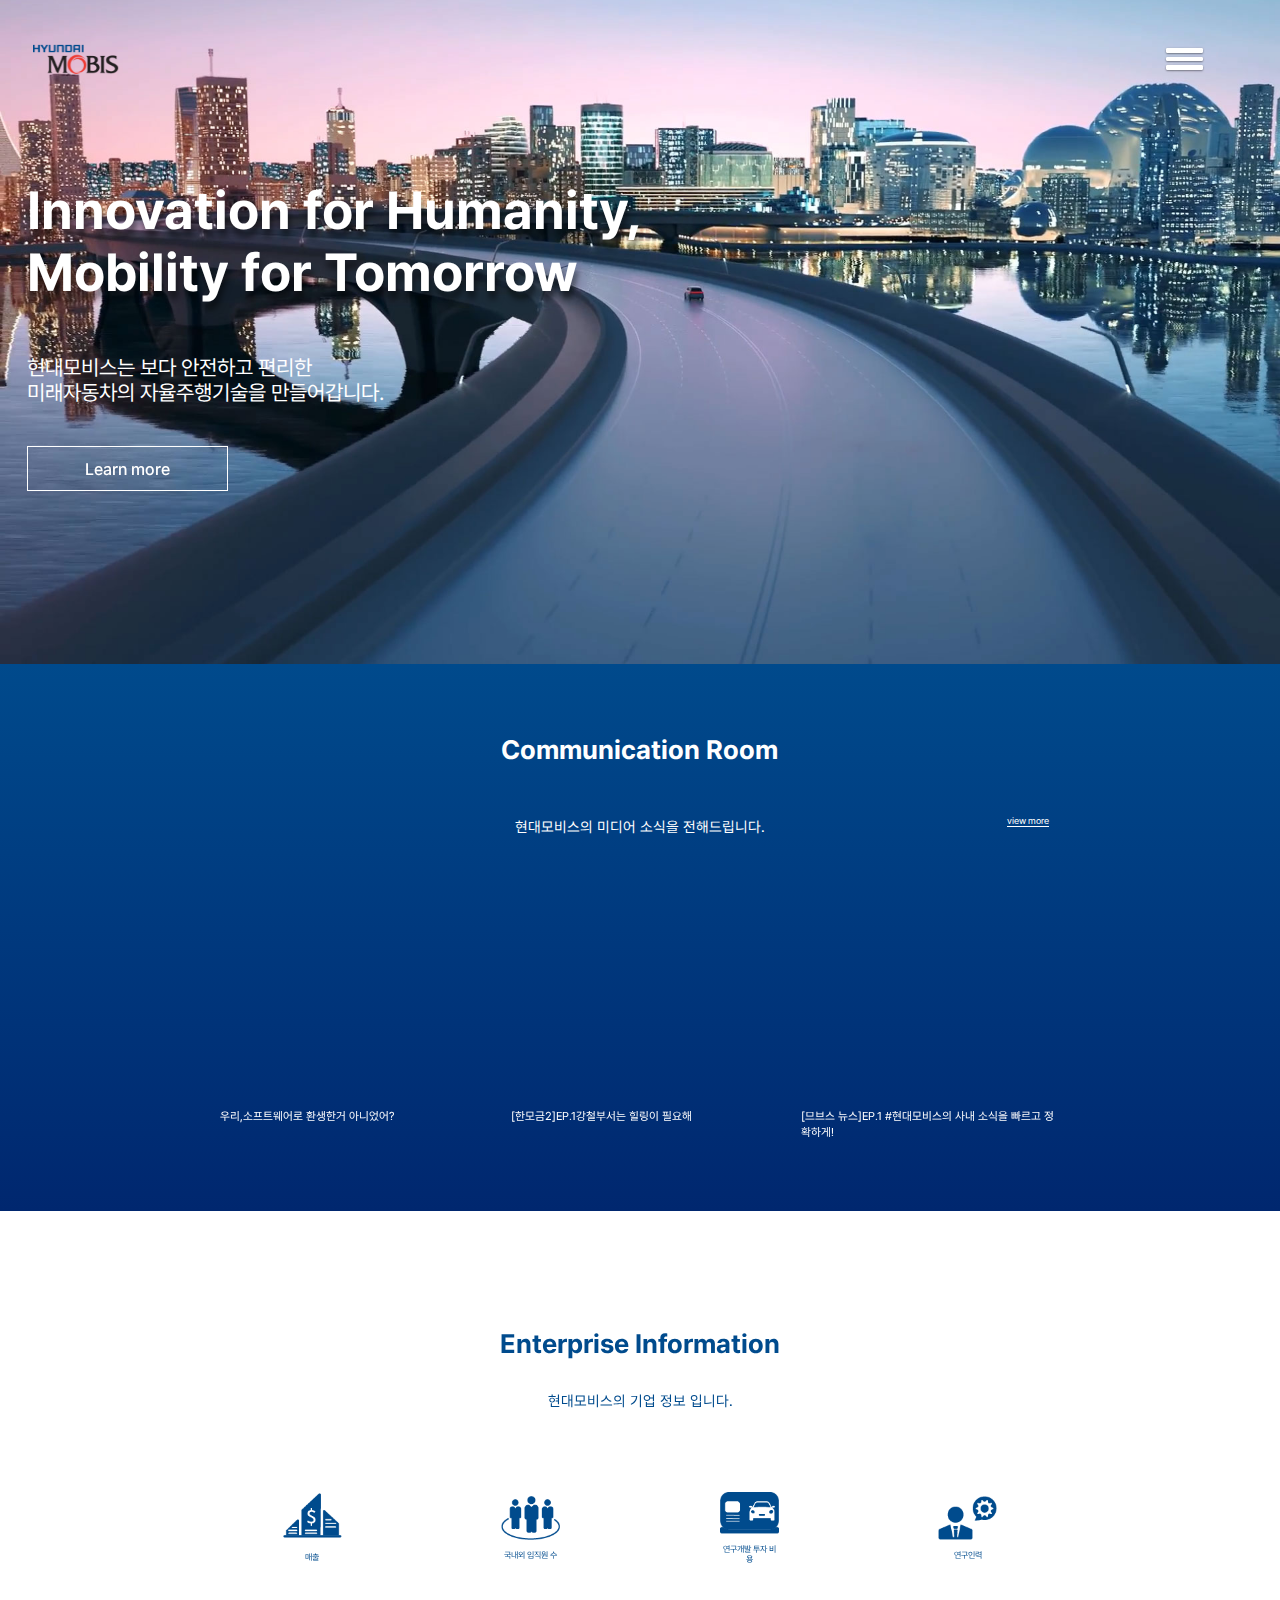
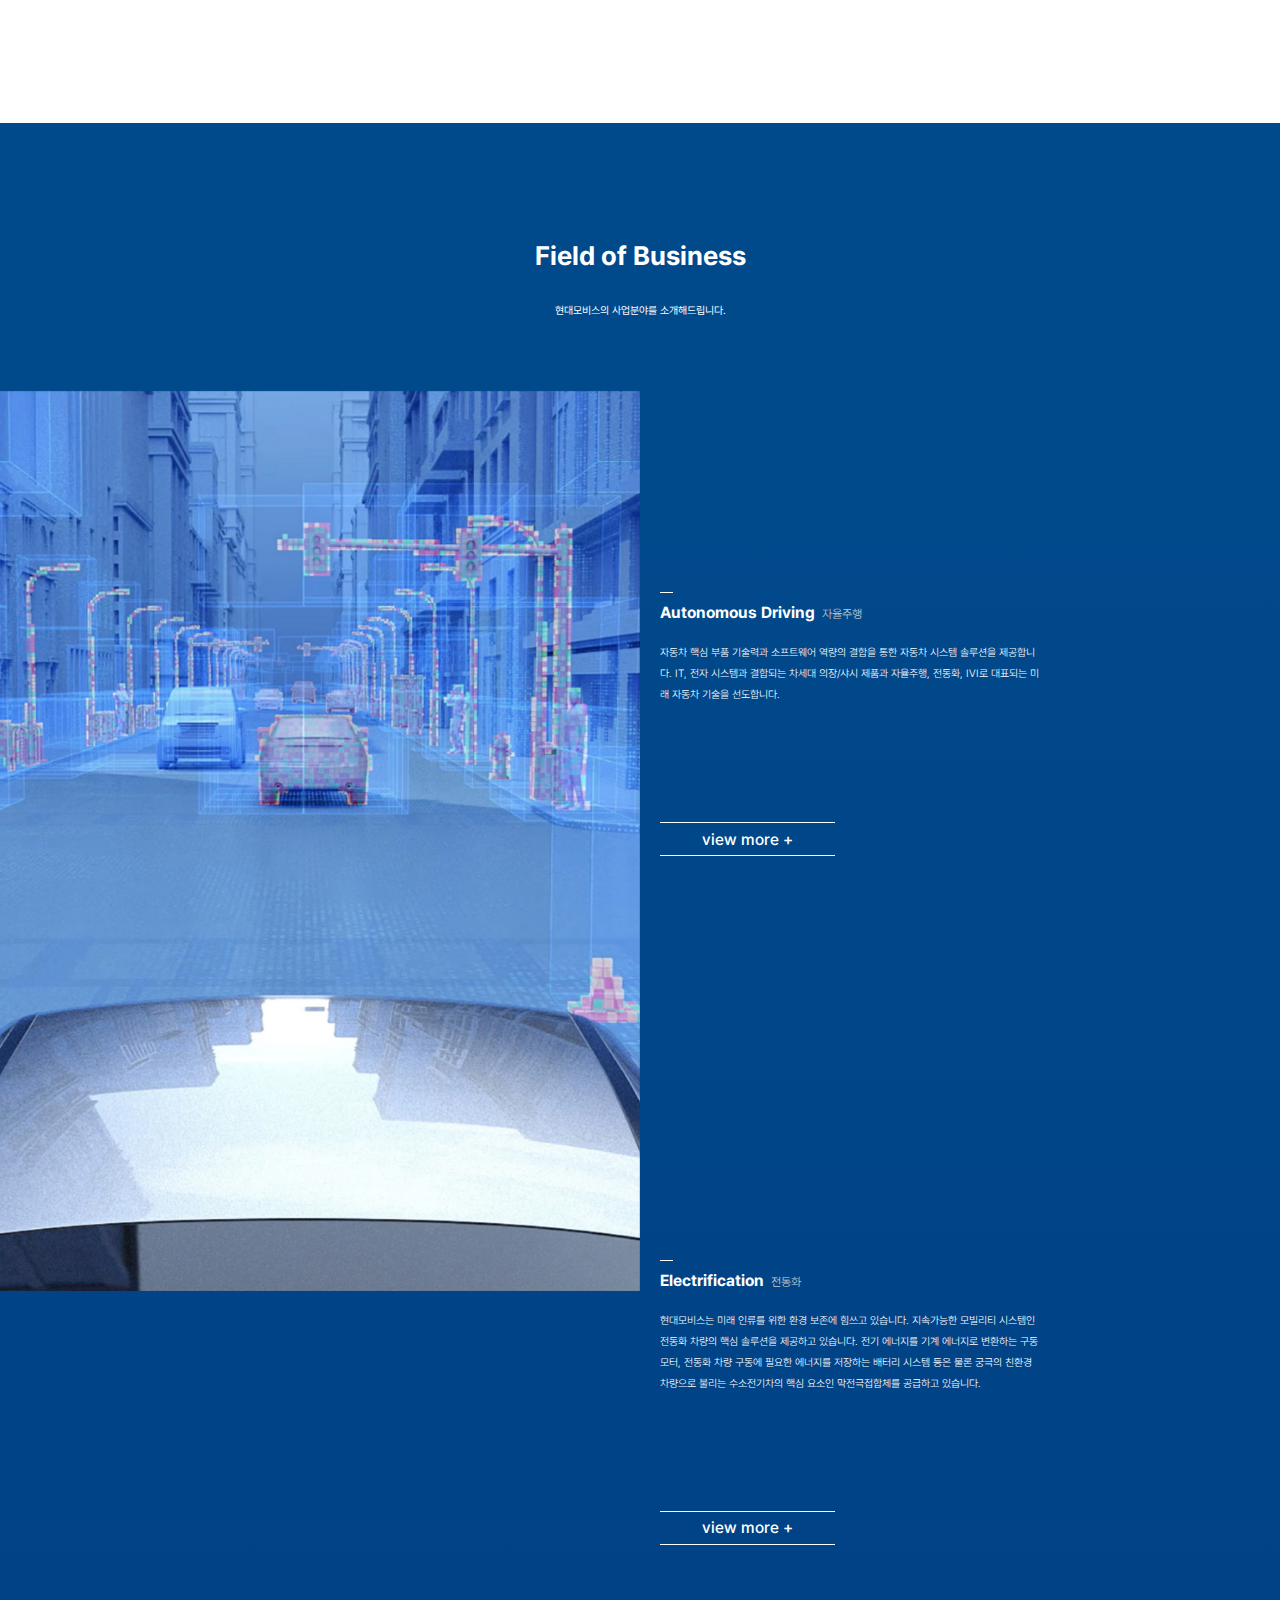
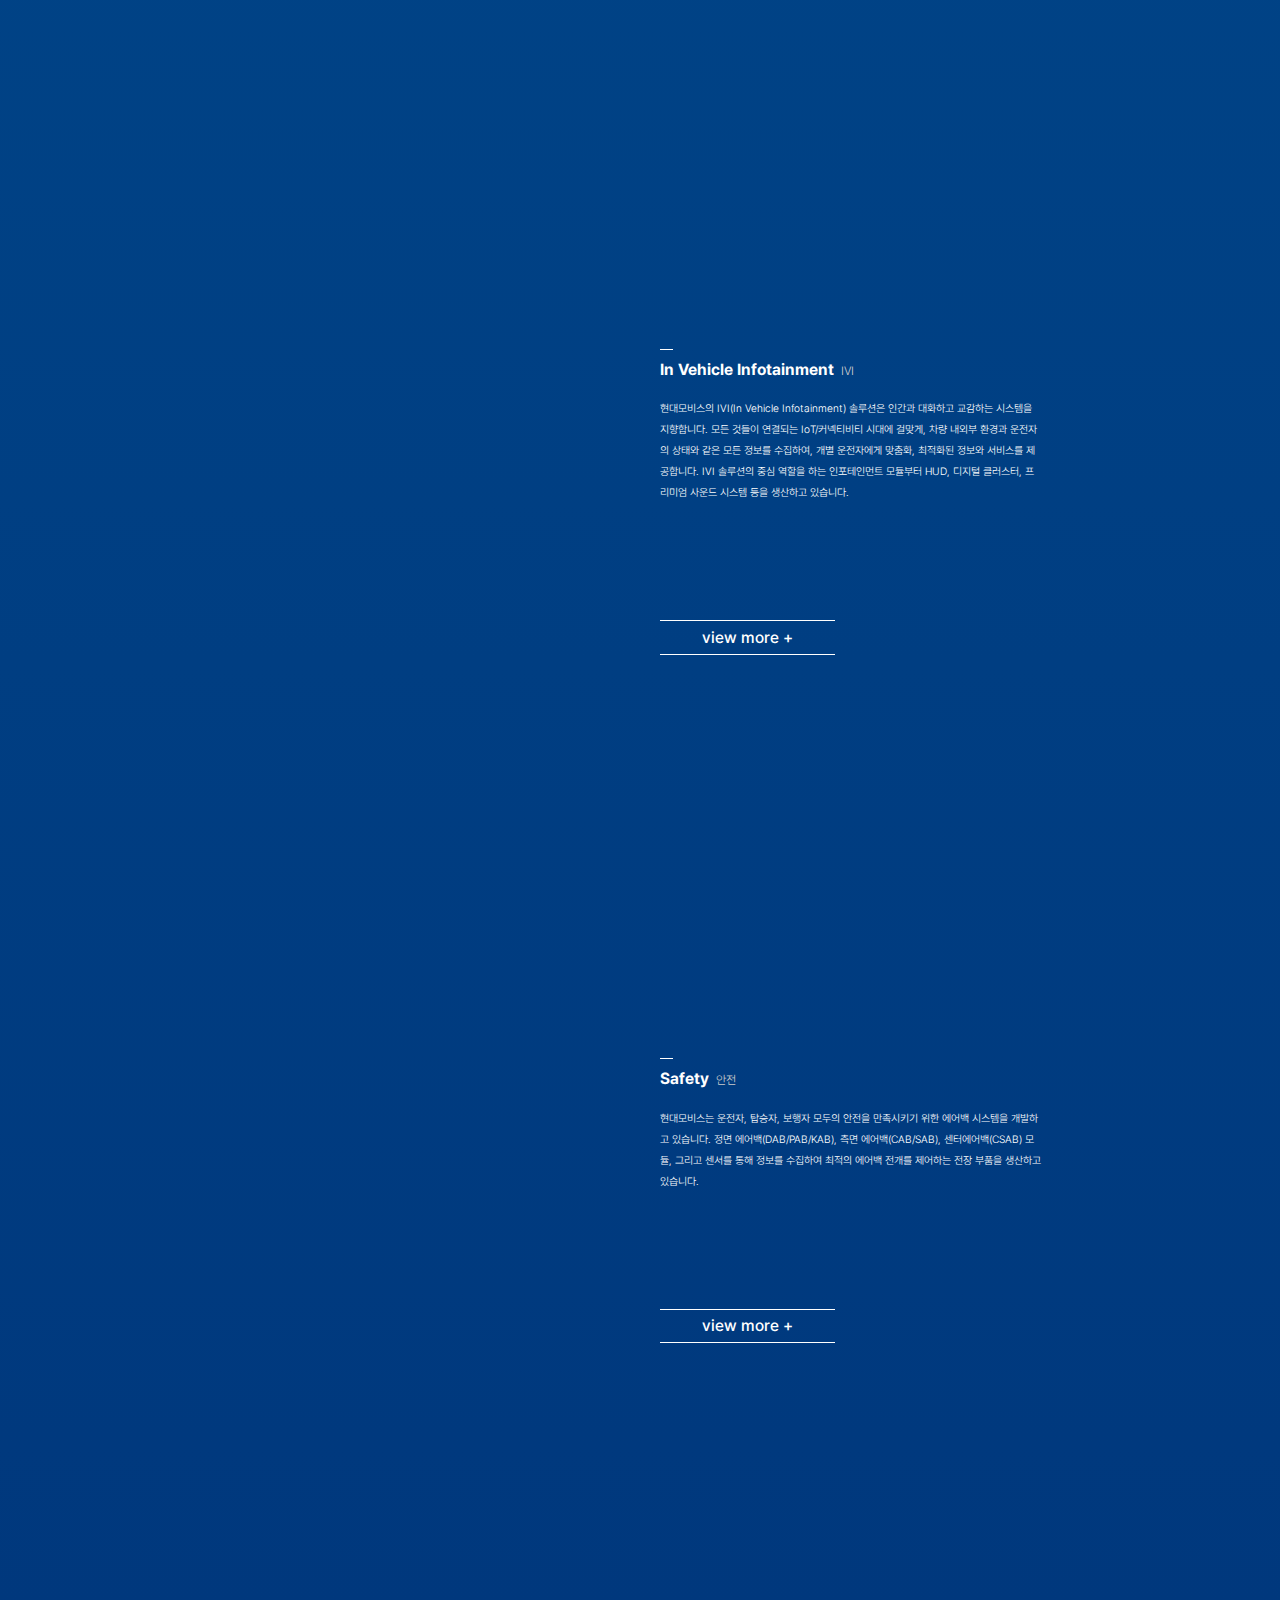
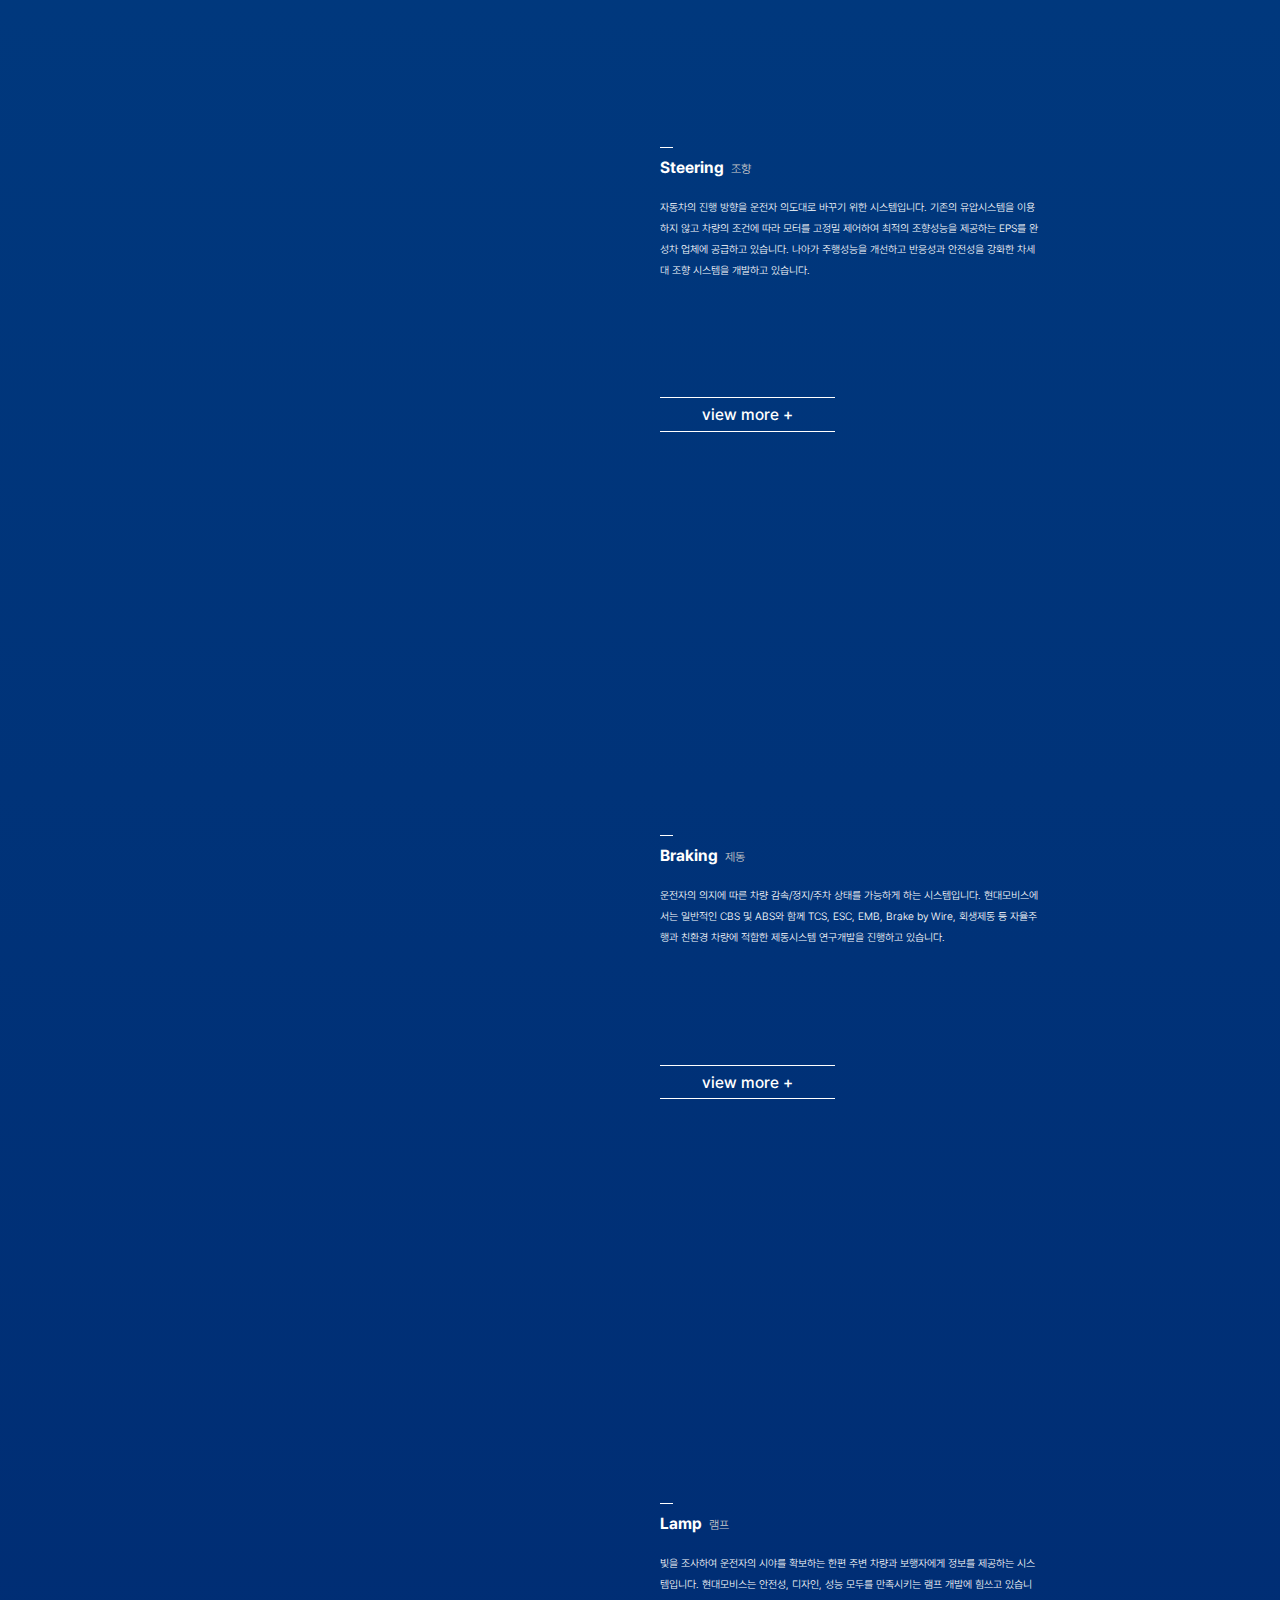
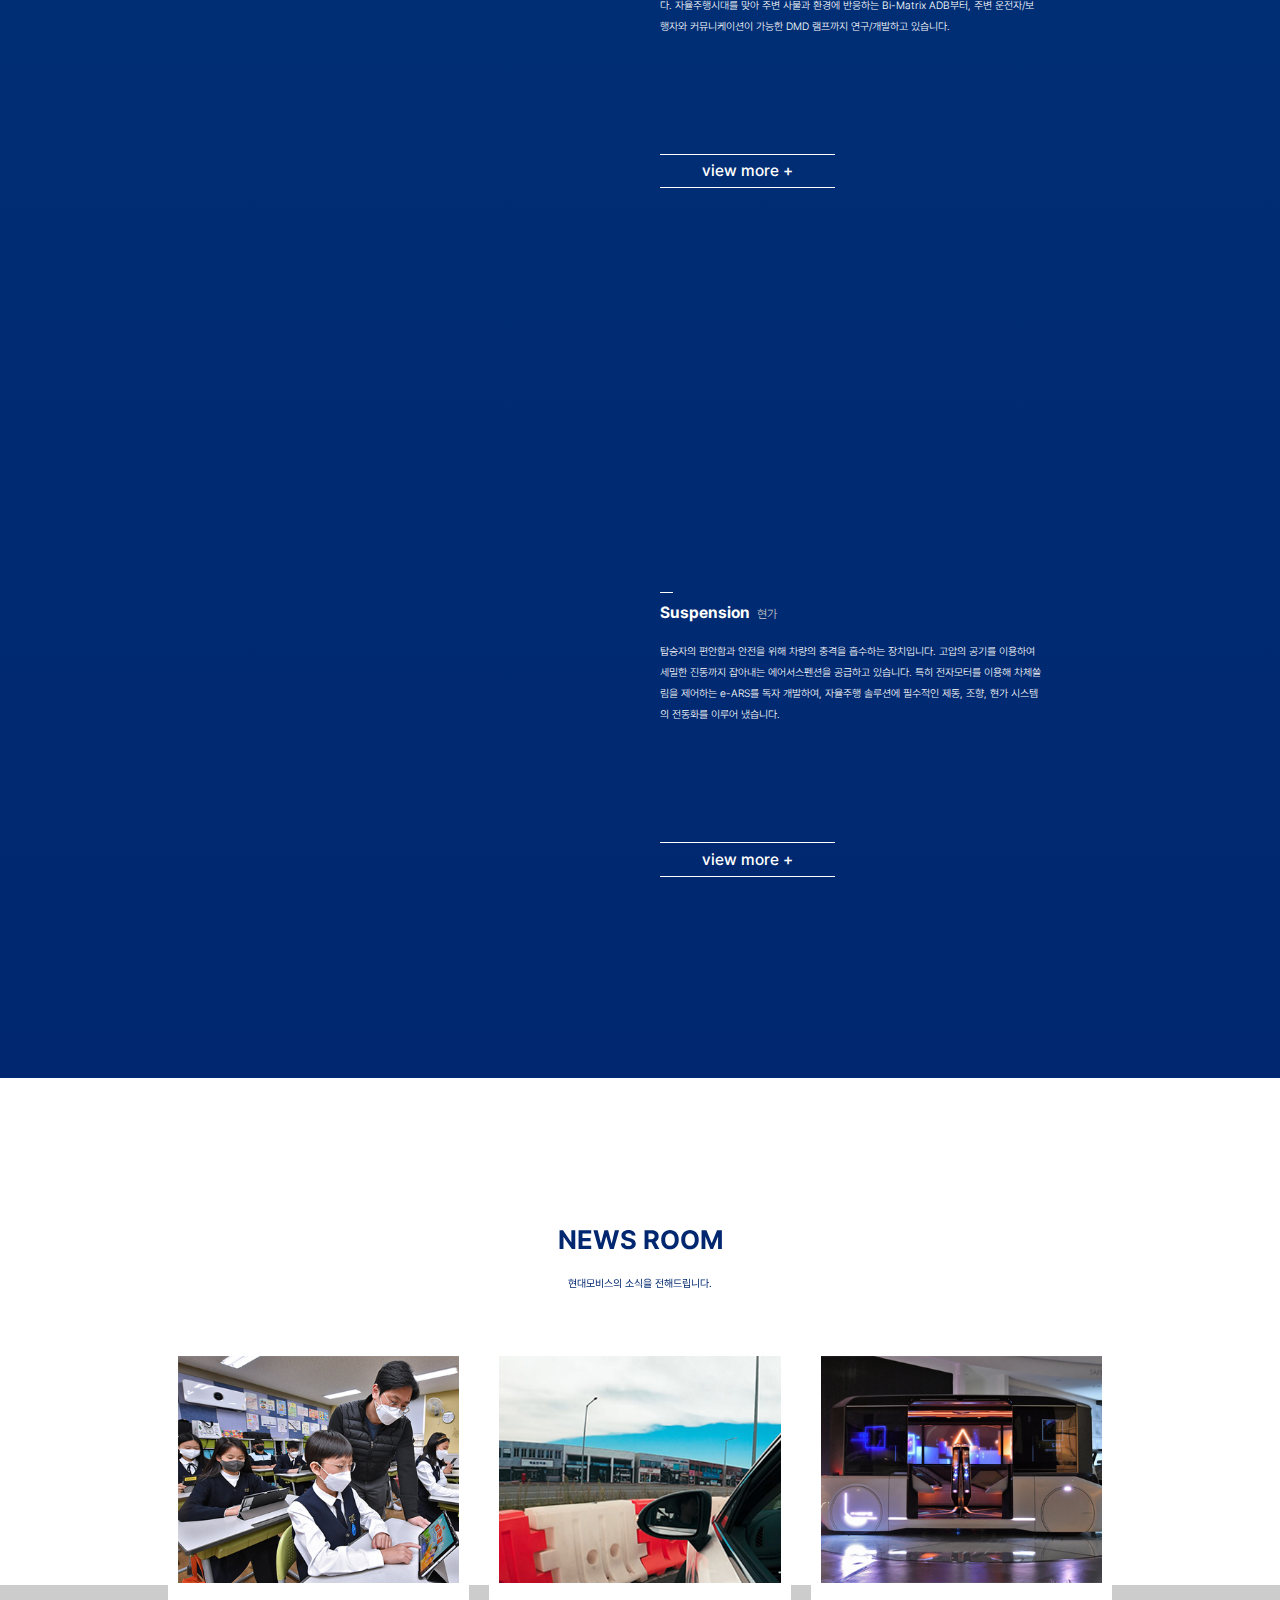
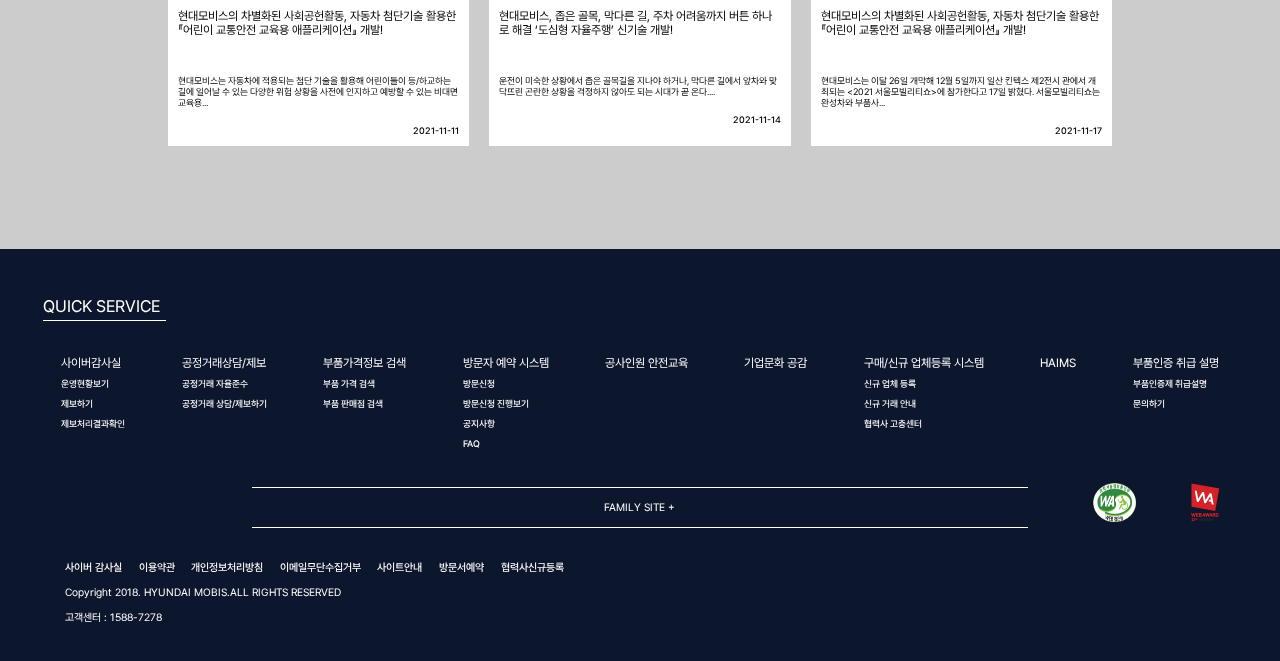
<file: index.html>
<!DOCTYPE html>
<html lang="ko">

<head>
    <meta charset="UTF-8">
    <meta http-equiv="X-UA-Compatible" content="IE=edge">
    <meta name="viewport" content="width=device-width, initial-scale=1.0">
    <link rel="stylesheet" href="css/style.css">
    <link rel="stylesheet" href="css/fonts.css">
    <script src="script/jquery-3.6.0.min.js"></script>
    <script src="script/main.js"></script>
    <title>HYUNDAI MOBIS</title>
</head>

<body>
    <div id="wrapper">
        <header>
            <div class="wrap">
                <h1>
                    <a href="#"><img src="images/h_logo.png" alt="MOBIS logo"></a>
                </h1>
                <div class="gnb_btn">
                    <div class="linebtn">
                        <div id="line-top" class="line"></div>
                        <div id="line-mid" class="line"></div>
                        <div id="line-bot" class="line"></div>
                    </div>
                </div>
                <nav>
                    <div class="nav_logo">
                        <img src="images/745564_20151122170842_582_0001.png" alt="nav_logo">
                    </div>
                    <div class="allmenu">
                        <div class="menuwrap">
                            <h2><a href="#">Company Information</a></h2>
                            <div class="border"></div>
                            <ul>
                                <li><a href="#">회사소개</a></li>
                                <li><a href="#">사업소개</a></li>
                                <li><a href="#">사업장소개</a></li>
                                <li><a href="#">스포츠단</a></li>
                            </ul>
                        </div>
                        <div class="menuwrap">
                            <h2><a href="#">Product</a></h2>
                            <div class="border"></div>
                            <ul>
                                <li><a href="#">자율주행</a></li>
                                <li><a href="#">전동화</a></li>
                                <li><a href="#">IVI</a></li>
                                <li><a href="#">제동</a></li>
                                <li><a href="#">조향</a></li>
                                <li><a href="#">램프</a></li>
                                <li><a href="#">안전</a></li>
                                <li><a href="#">현가</a></li>
                            </ul>
                        </div>
                        <div class="menuwrap">
                            <h2><a href="#">R&D</a></h2>
                            <div class="border"></div>
                            <ul>
                                <li><a href="#">R&D 개요</a></li>
                                <li><a href="#">추진전략</a></li>
                                <li><a href="#">글로벌 네트워크</a></li>
                            </ul>
                        </div>
                        <div class="menuwrap">
                            <h2><a href="#">Customer Service</a></h2>
                            <div class="border"></div>
                            <ul>
                                <li><a href="#">부품 정보 검색</a></li>
                                <li><a href="#">판매 지점 검색</a></li>
                                <li><a href="#">오픈소스 공개</a></li>
                                <li><a href="#">멀티제품 사용 안내</a></li>
                                <li><a href="#">문의하기</a></li>
                            </ul>
                        </div>
                        <div class="menuwrap">
                            <h2><a href="#">Media Center</a></h2>
                            <div class="border"></div>
                            <ul>
                                <li><a href="#">회사소개</a></li>
                                <li><a href="#">사업소개</a></li>
                                <li><a href="#">사업장소개</a></li>
                                <li><a href="#">스포츠단</a></li>
                            </ul>
                        </div>
                        <div class="menuwrap">
                            <h2><a href="#">Sustainability Management</a></h2>
                            <div class="border"></div>
                            <ul>
                                <li><a href="#">사회공헌</a></li>
                                <li><a href="#">안전환경경영</a></li>
                                <li><a href="#">신뢰 경영</a></li>
                                <li><a href="#">공정거래 자율준수</a></li>
                                <li><a href="#">보고서·차트</a></li>
                            </ul>
                        </div>
                        <div class="menuwrap">
                            <h2><a href="#">Recuit</a></h2>
                            <div class="border"></div>
                            <ul>
                                <li><a href="#">그룹핵심가치</a></li>
                                <li><a href="#">인재채용/육성</a></li>
                            </ul>
                        </div>
                        <div class="menuwrap">
                            <h2><a href="#">Investment Information</a></h2>
                            <div class="border"></div>
                            <ul>
                                <li><a href="#">경영 정보</a></li>
                                <li><a href="#">재무 정보</a></li>
                                <li><a href="#">주가 정보</a></li>
                                <li><a href="#">IR 정보</a></li>
                                <li><a href="#">전자 공고</a></li>
                                <li><a href="#">공시 정보 관리규정</a></li>
                            </ul>
                        </div>
                        <div class="menuwrap">
                            <h2><a href="#">Util</a></h2>
                            <div class="border"></div>
                            <ul>
                                <li><a href="#">공지사항</a></li>
                                <li><a href="#">통합검색</a></li>
                                <li><a href="#">사이트안내</a></li>
                                <li><a href="#">이용약관</a></li>
                                <li><a href="#">개인정보관리방침</a></li>
                                <li><a href="#">이메일 무단수집거부</a></li>
                            </ul>
                        </div>
                        <div class="menuwrap">
                            <h2><a href="#">Supplies</a></h2>
                            <div class="border"></div>
                            <ul>
                                <li><a href="#">일반용품</a></li>
                                <li><a href="#">커스터마이징</a></li>
                                <li><a href="#">이벤트/공지사항</a></li>
                            </ul>
                        </div>
                    </div>
                </nav>
            </div>
        </header>
        <section class="main">
            <div class="tit">
                <h2>
                    Innovation for Humanity,<br>
                    Mobility for Tomorrow
                </h2>
                <p class="txt">
                    현대모비스는 보다 안전하고 편리한<br>
                    미래자동차의 자율주행기술을 만들어갑니다.
                </p>
                <p class="morebtn">
                    <a href="#">Learn more</a>
                </p>
            </div>
            <div class="tit">
                <h2>
                    Innovation for Humanity,<br>
                    Mobility for Tomorrow
                </h2>
                <p class="txt">
                    현대모비스는 보다 안전하고 편리한<br>
                    미래자동차의 자율주행기술을 만들어갑니다.
                </p>
                <p class="morebtn">
                    <a href="#">Learn more</a>
                </p>
            </div>
            <div class="tit">
                <h2>
                    Innovation for Humanity,<br>
                    Mobility for Tomorrow
                </h2>
                <p class="txt">
                    현대모비스는 보다 안전하고 편리한<br>
                    미래자동차의 자율주행기술을 만들어갑니다.
                </p>
                <p class="morebtn">
                    <a href="#">Learn more</a>
                </p>
            </div>
        </section>
        <section class="commu">
            <div class="media">
                <div class="tit">
                    <h3>Communication Room</h3>
                    <p class="explain">현대모비스의 미디어 소식을 전해드립니다.</p>
                    <p class="more">
                        <a href="#">view more</a>
                    </p>
                </div>
                <div class="movie">
                    <div class="box1">
                        <iframe src="https://www.youtube.com/embed/oHDpeCbV25M" title="YouTube video player"
                            frameborder="0"
                            allow="accelerometer; autoplay; clipboard-write; encrypted-media; gyroscope; picture-in-picture"
                            allowfullscreen>
                        </iframe>
                        <p>
                            우리,소프트웨어로 환생한거 아니었어?
                        </p>
                    </div>
                    <div class="box2">
                        <iframe src="https://www.youtube.com/embed/KbmN-YyJx7g" title="YouTube video player"
                            frameborder="0"
                            allow="accelerometer; autoplay; clipboard-write; encrypted-media; gyroscope; picture-in-picture"
                            allowfullscreen>
                        </iframe>
                        <p>
                            [한모금2]EP.1강철부서는 힐링이 필요해
                        </p>
                    </div>
                    <div class="box3">
                        <iframe src="https://www.youtube.com/embed/PgndzbqeaCI" title="YouTube video player"
                            frameborder="0"
                            allow="accelerometer; autoplay; clipboard-write; encrypted-media; gyroscope; picture-in-picture"
                            allowfullscreen>
                        </iframe>
                        <p>
                            [므브스 뉴스]EP.1 #현대모비스의 사내 소식을 빠르고 정확하게!
                        </p>
                    </div>
                </div>
            </div>
        </section>
        <section class="enter">
            <div class="tit">
                <h3>Enterprise Information</h3>
                <p>현대모비스의 기업 정보 입니다.</p>
            </div>
            <div class="icons">
                <div class="i1">
                    <a href="#"><img src="images/icon1.png" alt="icon1"></a>
                    <p>매출</p>
                </div>
                <div class="i2">
                    <a href="#"><img src="images/icon2.png" alt="icon2"></a>
                    <p>국내외 임직원 수</p>
                </div>
                <div class="i3">
                    <a href="#"><img src="images/icon3.png" alt="icon3"></a>
                    <p>연구개발 투자 비용</p>
                </div>
                <div class="i4">
                    <a href="#"><img src="images/icon4.png" alt="icon4"></a>
                    <p>연구인력</p>
                </div>
            </div>
        </section>
        <section class="field">
            <div class="tit">
                <h3>Field of Business</h3>
                <p>현대모비스의 사업분야를 소개해드립니다.</p>
            </div>
            <div class="intro">
                <div class="left">
                    <div class="image"></div>
                    <div class="image"></div>
                    <div class="image"></div>
                    <div class="image"></div>
                    <div class="image"></div>
                    <div class="image"></div>
                    <div class="image"></div>
                    <div class="image"></div>
                </div>
                <div class="right">
                    <div class="explain">                       
                        <div class="txt">
                            <div class="topline"></div>
                            <h4>Autonomous Driving<span>자율주행</span>
                            </h4>
                            <p>
                                자동차 핵심 부품 기술력과 소프트웨어 역량의 결합을 통한
                                자동차 시스템 솔루션을 제공합니다.
                                IT, 전자 시스템과 결합되는 차세대 의장/샤시 제품과
                                자율주행, 전동화, IVI로 대표되는 미래 자동차 기술을 선도합니다.
                            </p>
                            <div class="morebtn">
                                <a href="#">view more +</a>
                            </div>
                        </div>
                    </div>
                    <div class="explain">                       
                        <div class="txt">
                            <div class="topline"></div>
                            <h4>Electrification<span>전동화</span></h4>
                            <p>
                                현대모비스는 미래 인류를 위한 환경 보존에 힘쓰고 있습니다.
                                지속가능한 모빌리티 시스템인 전동화 차량의 핵심 솔루션을 제공하고 있습니다.
                                전기 에너지를 기계 에너지로 변환하는 구동모터, 전동화 차량 구동에 필요한
                                에너지를 저장하는 배터리 시스템 등은 물론 궁극의 친환경 차량으로 불리는
                                수소전기차의 핵심 요소인 막전극접합체를 공급하고 있습니다.
                            </p>
                            <div class="morebtn">
                                <a href="#">view more +</a>
                            </div>
                        </div>
                    </div>
                    <div class="explain">
                        <div class="txt">
                            <div class="topline"></div>
                            <h4>In Vehicle Infotainment<span>IVI</span></h4>
                            <p>
                                현대모비스의 IVI(In Vehicle Infotainment) 솔루션은 인간과 대화하고
                                교감하는 시스템을 지향합니다. 모든 것들이 연결되는 IoT/커넥티비티 시대에
                                걸맞게, 차량 내외부 환경과 운전자의 상태와 같은 모든 정보를 수집하여,
                                개별 운전자에게 맞춤화, 최적화된 정보와 서비스를 제공합니다.
                                IVI 솔루션의 중심 역할을 하는 인포테인먼트 모듈부터 HUD, 디지털 클러스터,
                                프리미엄 사운드 시스템 등을 생산하고 있습니다.
                            </p>
                            <div class="morebtn">
                                <a href="#">view more +</a>
                            </div>
                        </div>
                    </div>
                    <div class="explain">
                        <div class="txt">
                            <div class="topline"></div>
                            <h4>Safety<span>안전</span></h4>                            
                            <p>
                                현대모비스는 운전자, 탑승자, 보행자 모두의 안전을 만족시키기 위한
                                에어백 시스템을 개발하고 있습니다. 정면 에어백(DAB/PAB/KAB),
                                측면 에어백(CAB/SAB), 센터에어백(CSAB) 모듈, 그리고 센서를
                                통해 정보를 수집하여 최적의 에어백 전개를 제어하는 전장 부품을
                                생산하고 있습니다.
                            </p>
                            <div class="morebtn">
                                <a href="#">view more +</a>
                            </div>
                        </div>
                    </div>
                    <div class="explain">
                        <div class="txt">
                            <div class="topline"></div>
                            <h4>Steering<span>조향</span></h4>               
                            <p>
                                자동차의 진행 방향을 운전자 의도대로 바꾸기 위한 시스템입니다.
                                기존의 유압시스템을 이용하지 않고 차량의 조건에 따라 모터를
                                고정밀 제어하여 최적의 조향성능을 제공하는 EPS를 완성차 업체에
                                공급하고 있습니다. 나아가 주행성능을 개선하고 반응성과 안전성을
                                강화한 차세대 조향 시스템을 개발하고 있습니다.
                            </p>
                            <div class="morebtn">
                                <a href="#">view more +</a>
                            </div>
                        </div>
                    </div>
                    <div class="explain">
                        <div class="txt">
                            <div class="topline"></div>
                            <h4>Braking<span>제동</span></h4>
                            <p>
                                운전자의 의지에 따른 차량 감속/정지/주차 상태를 가능하게 하는 시스템입니다.
                                현대모비스에서는 일반적인 CBS 및 ABS와 함께 TCS, ESC, EMB,
                                Brake by Wire, 회생제동 등 자율주행과 친환경 차량에 적합한 제동시스템
                                연구개발을 진행하고 있습니다.
                            </p>
                            <div class="morebtn">
                                <a href="#">view more +</a>
                            </div>
                        </div>
                    </div>
                    <div class="explain">
                        <div class="txt">
                            <div class="topline"></div>
                            <h4>Lamp<span>램프</span></h4>
                            <p>
                                빛을 조사하여 운전자의 시야를 확보하는 한편 주변 차량과 보행자에게
                                정보를 제공하는 시스템입니다. 현대모비스는 안전성, 디자인, 성능 모두를
                                만족시키는 램프 개발에 힘쓰고 있습니다. 자율주행시대를 맞아 주변 사물과
                                환경에 반응하는 Bi-Matrix ADB부터, 주변 운전자/보행자와 커뮤니케이션이
                                가능한 DMD 램프까지 연구/개발하고 있습니다.
                            </p>
                            <div class="morebtn">
                                <a href="#">view more +</a>
                            </div>
                        </div>
                    </div>
                    <div class="explain">
                        <div class="txt">
                            <div class="topline"></div>
                            <h4>Suspension<span>현가</span></h4>
                            <p>
                                탑승자의 편안함과 안전을 위해 차량의 충격을 흡수하는 장치입니다.
                                고압의 공기를 이용하여 세밀한 진동까지 잡아내는 에어서스펜션을
                                공급하고 있습니다. 특히 전자모터를 이용해 차체쏠림을 제어하는
                                e-ARS를 독자 개발하여, 자율주행 솔루션에 필수적인 제동, 조향,
                                현가 시스템의 전동화를 이루어 냈습니다.
                            </p>
                            <div class="morebtn">
                                <a href="#">view more +</a>
                            </div>
                        </div>
                    </div>
                </div>
            </div>
        </section>
        <section class="news">
            <div class="tit">
                <h3>NEWS ROOM</h3>
                <p>현대모비스의 소식을 전해드립니다.</p>
            </div>
            <div class="content-area">
                <div class="data">
                    <div class="box">
                        <a href="#"><img src="images/newsroom_img1.png" alt="news_img1"></a>
                        <p class="press">
                            현대모비스의 차별화된 사회공헌활동, 자동차 첨단기술 활용한 『어린이 교통안전 교육용 애플리케이션』 개발!
                        </p>
                        <p class="content">
                            현대모비스는 자동차에 적용되는 첨단 기술을 활용해 어린이들이
                            등/하교하는 길에 일어날 수 있는 다양한 위험 상황을 사전에 인지하고
                            예방할 수 있는 비대면 교육용...
                        </p>
                        <span class="date">
                            2021-11-11
                        </span>
                    </div>
                    <div class="box">
                        <a href="#"><img src="images/newsroom_img2.png" alt="news_img2"></a>
                        <p class="press">
                            현대모비스, 좁은 골목, 막다른 길, 주차 어려움까지
                            버튼 하나로 해결 ‘도심형 자율주행’ 신기술 개발!
                        </p>
                        <p class="content">
                            운전이 미숙한 상황에서 좁은 골목길을 지나야 하거나, 막다른
                            길에서 앞차와 맞닥뜨린 곤란한 상황을 걱정하지 않아도 되는
                            시대가 곧 온다....
                        </p>
                        <span class="date">
                            2021-11-14
                        </span>
                    </div>
                    <div class="box">
                        <a href="#"><img src="images/newsroom_img3.png" alt="news_img3"></a>
                        <p class="press">
                            현대모비스의 차별화된 사회공헌활동, 자동차 첨단기술 활용한 『어린이 교통안전 교육용 애플리케이션』 개발!
                        </p>
                        <p class="content">
                            현대모비스는 이달 26일 개막해 12월 5일까지 일산 킨텍스 제2전시
                            관에서 개최되는 <2021 서울모빌리티쇼>에 참가한다고 17일 밝혔다.
                                서울모빌리티쇼는 완성차와 부품사...
                        </p>
                        <span class="date">
                            2021-11-17
                        </span>
                    </div>
                </div>
            </div>
        </section>
        <footer>
            <div class="f_wrap">
                <p class="q">QUICK SERVICE</p>
                <ul class="fmenu">
                    <li>
                        <p><a href="#">사이버감사실</a></p>
                        <ul>
                            <li><a href="#">운영현황보기</a></li>
                            <li><a href="#">제보하기</a></li>
                            <li><a href="#">제보처리결과확인</a></li>
                        </ul>
                    </li>
                    <li>
                        <p><a href="#">공정거래상담/제보</a></p>
                        <ul>
                            <li><a href="#">공정거래 자율준수</a></li>
                            <li><a href="#">공정거래 상담/제보하기</a></li>
                        </ul>
                    </li>
                    <li>
                        <p><a href="#">부품가격정보 검색</a></p>
                        <ul>
                            <li><a href="#">부품 가격 검색</a></li>
                            <li><a href="#">부품 판매점 검색</a></li>
                        </ul>
                    </li>
                    <li>
                        <p><a href="#">방문자 예약 시스템</a></p>
                        <ul>
                            <li><a href="#">방문신청</a></li>
                            <li><a href="#">방문신청 진행보기</a></li>
                            <li><a href="#">공지사항</a></li>
                            <li><a href="#">FAQ</a></li>
                        </ul>
                    </li>
                    <li>
                        <p><a href="#">공사인원 안전교육</a></p>
                    </li>
                    <li>
                        <p><a href="#">기업문화 공감</a></p>
                    </li>
                    <li>
                        <p><a href="#">구매/신규 업체등록 시스템</a></p>
                        <ul>
                            <li><a href="#">신규 업체 등록</a></li>
                            <li><a href="#">신규 거래 안내</a></li>
                            <li><a href="#">협력사 고충센터</a></li>
                        </ul>
                    </li>
                    <li>
                        <p><a href="#">HAIMS</a></p>
                    </li>
                    <li>
                        <p><a href="#">부품인증 취급 설명</a></p>
                        <ul>
                            <li><a href="#">부품인증제 취급설명</a></li>
                            <li><a href="#">문의하기</a></li>
                        </ul>
                    </li>
                </ul>
                <p class="family">FAMILY SITE +</p>
                <div class="mark">
                        <img src="images/remark1.png" alt="mark-img1">
                        <img src="images/mark2.png" alt="mark-img2">
                </div>
                <div class="footersub">
                    <ul>
                        <li><a href="#">사이버 감사실</a></li>
                        <li><a href="#">이용약관</a></li>
                        <li><a href="#">개인정보처리방침</a></li>
                        <li><a href="#">이메일무단수집거부</a></li>
                        <li><a href="#">사이트안내</a></li>
                        <li><a href="#">방문서예약</a></li>
                        <li><a href="#">협력사신규등록</a></li>
                    </ul>
                    <p class="copy">
                        Copyright 2018. HYUNDAI MOBIS.ALL RIGHTS RESERVED
                    </p>
                    <p class="number">
                        고객센터 : 1588-7278
                    </p>
                </div>
            </div>
        </footer>
    </div>
</body>
</html>
</file>
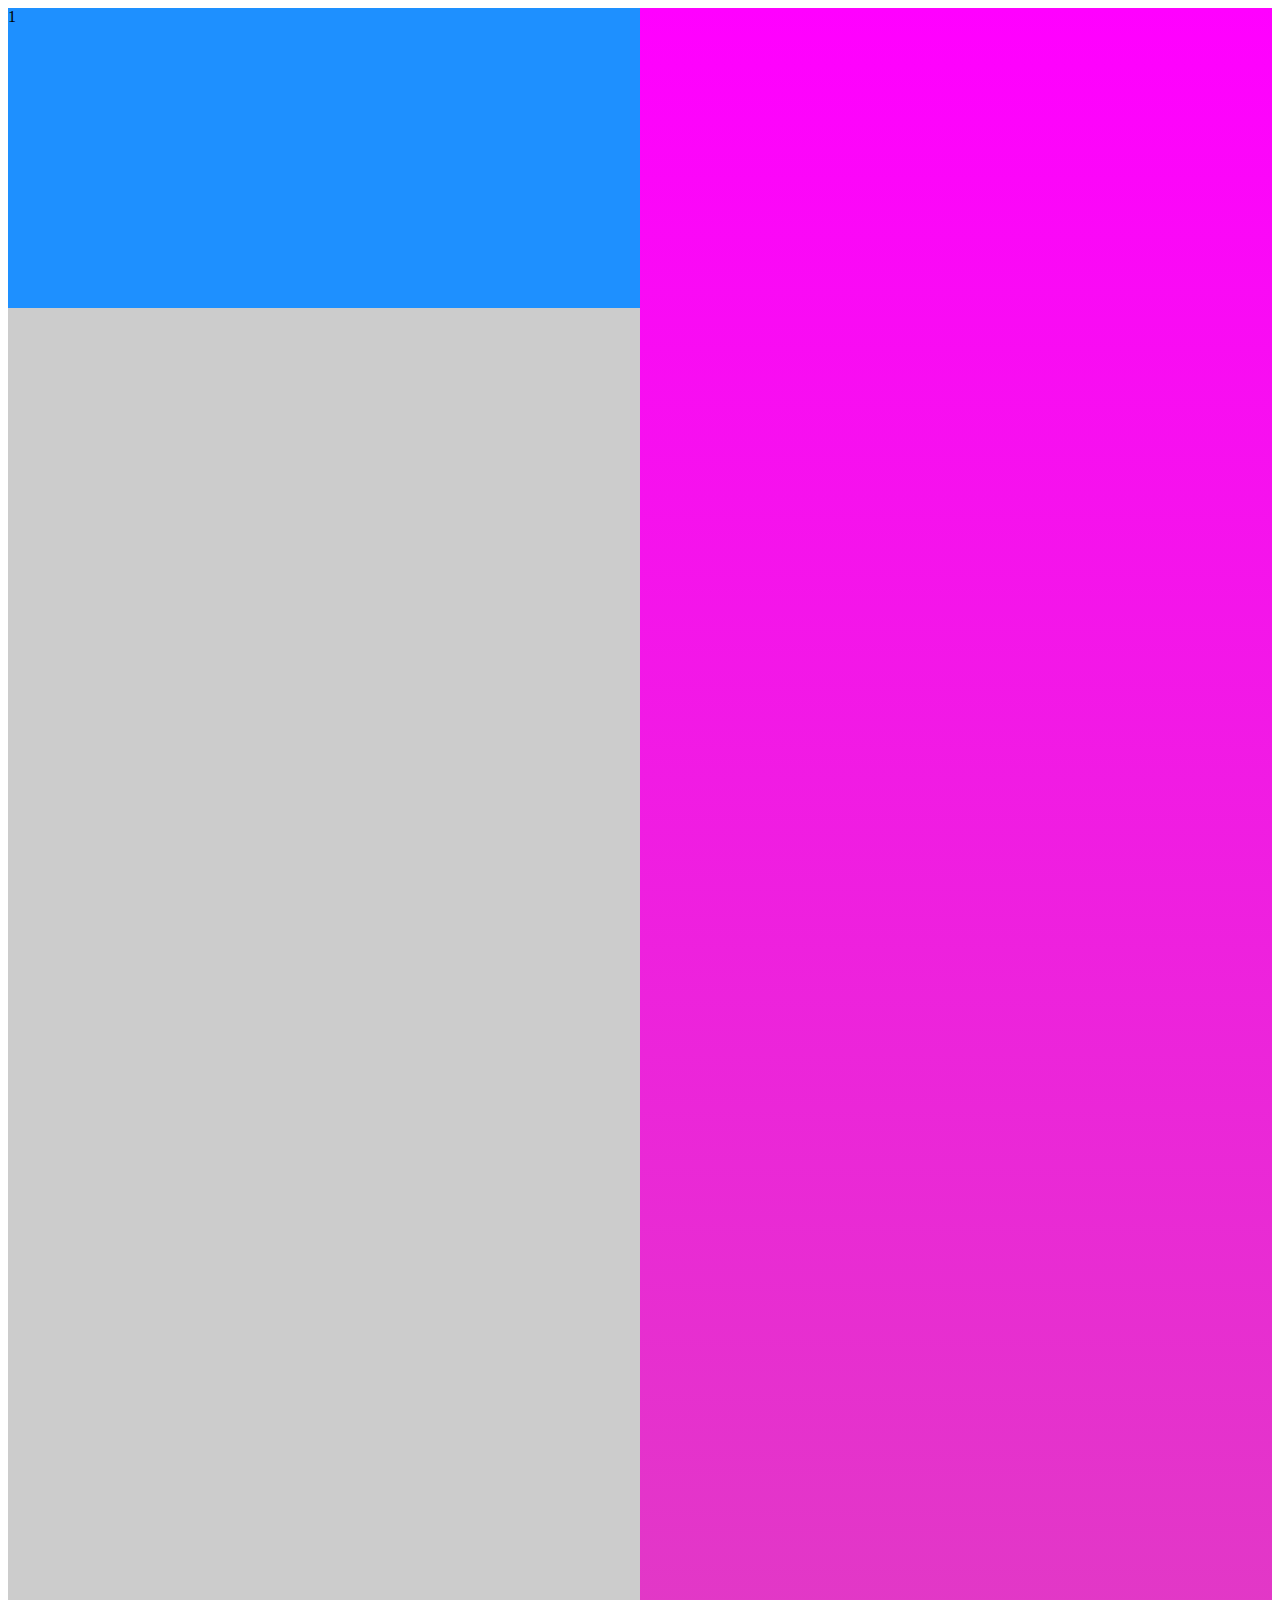
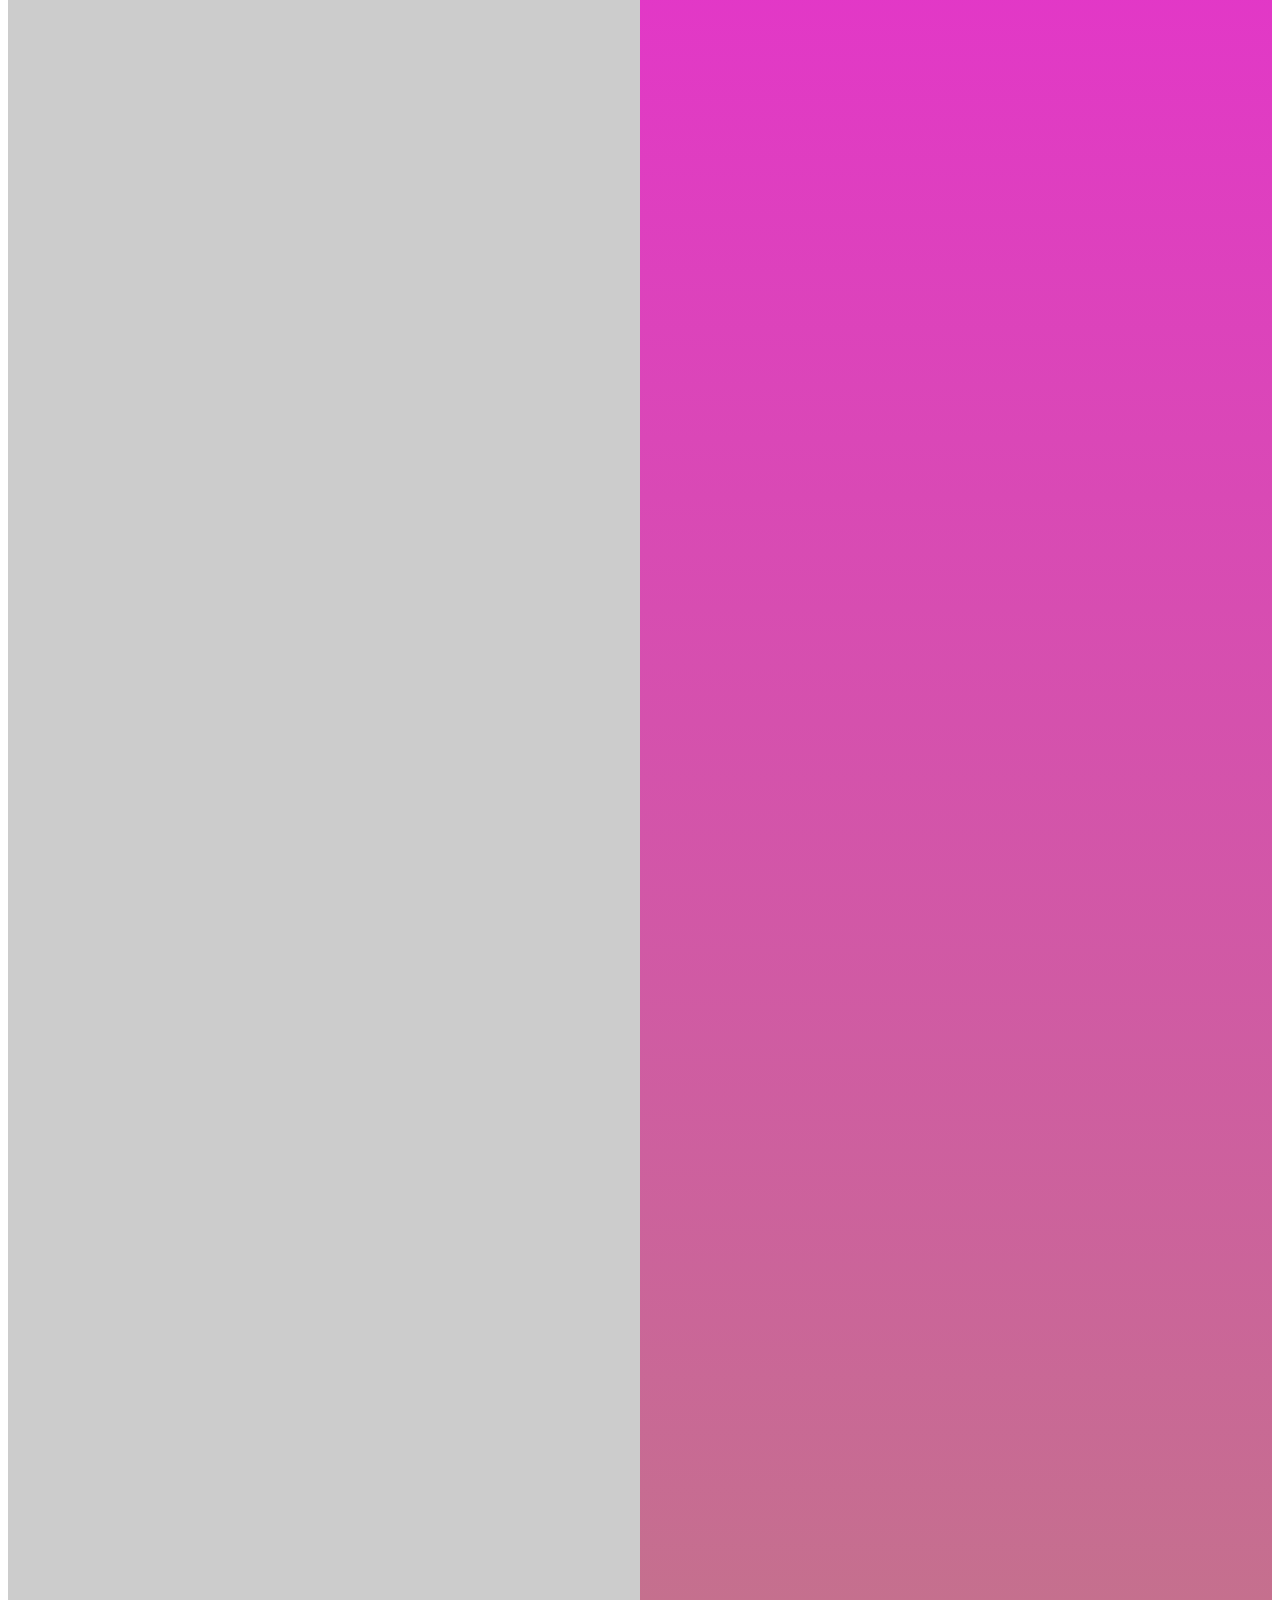
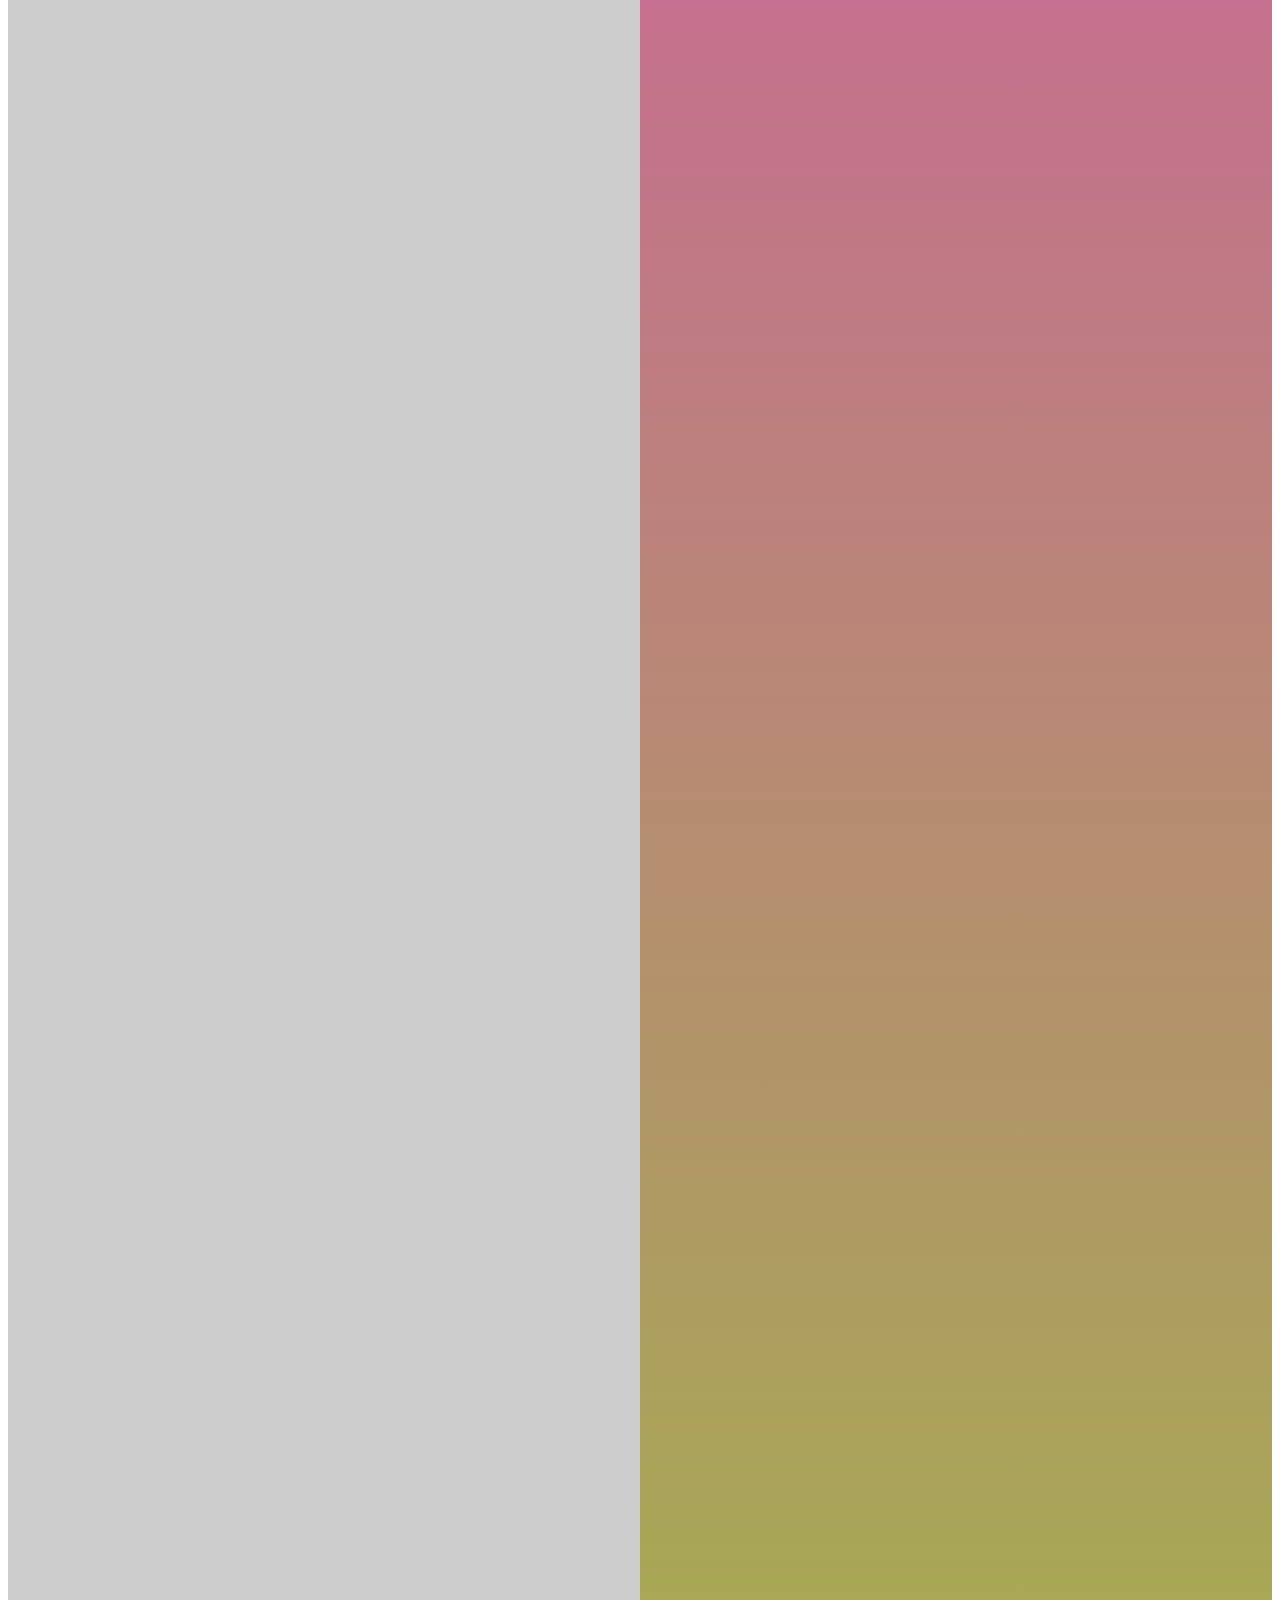
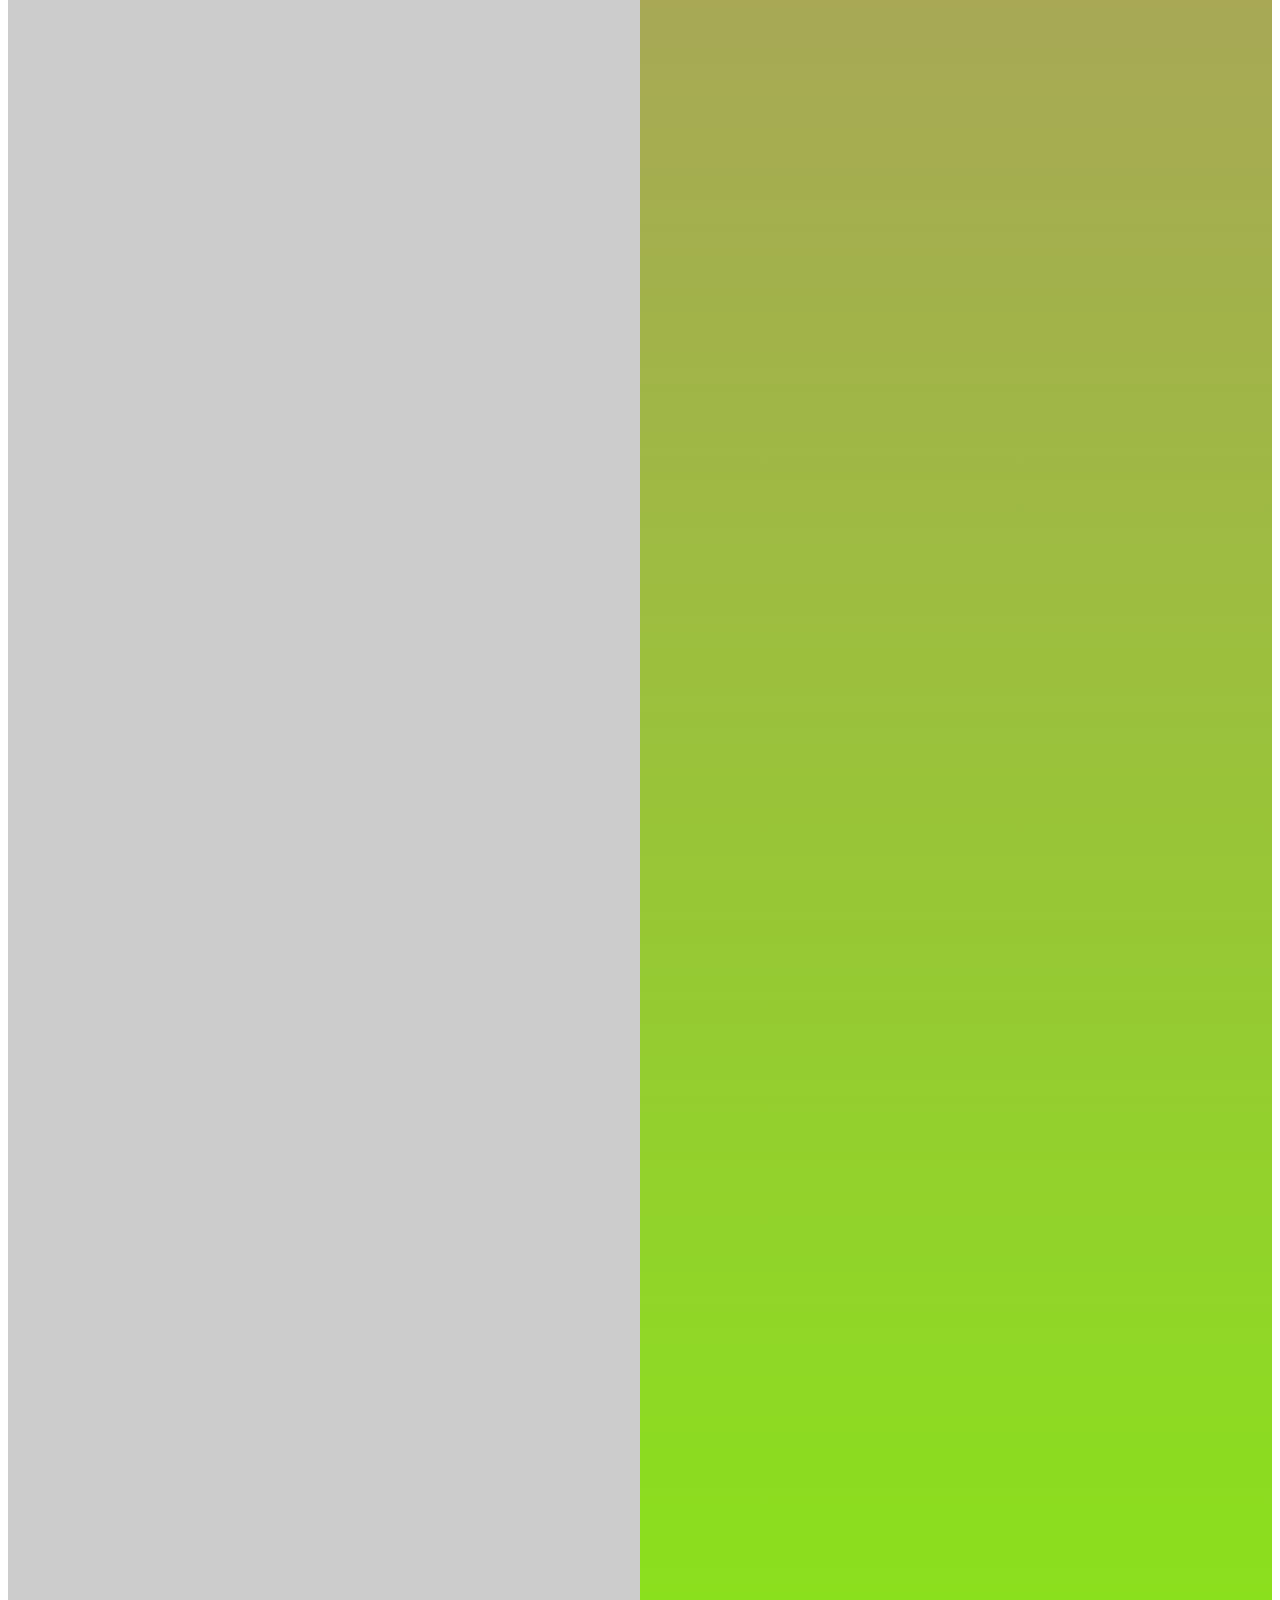
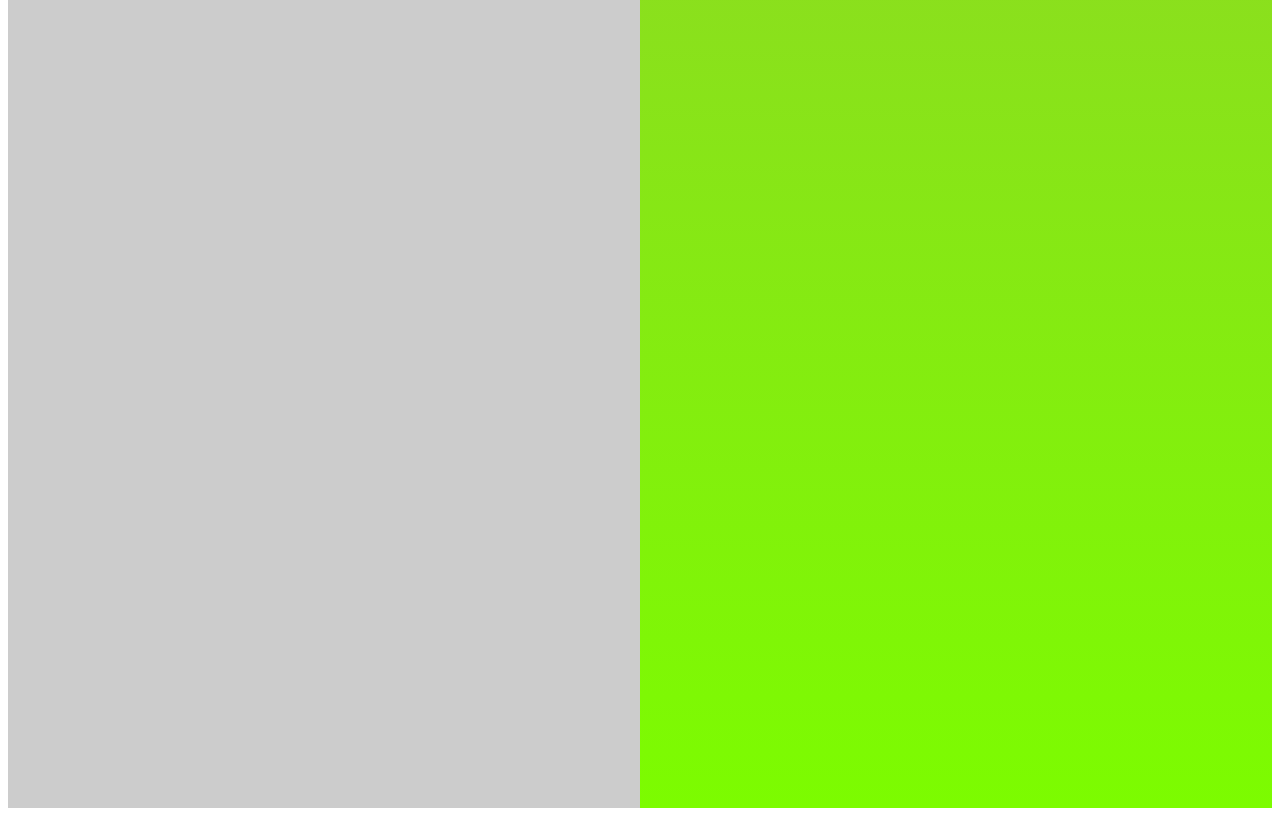
<file: script/test.html>
<!DOCTYPE html>
<html lang="en">
<head>
    <meta charset="UTF-8">
    <meta http-equiv="X-UA-Compatible" content="IE=edge">
    <meta name="viewport" content="width=device-width, initial-scale=1.0">
    <title>Document</title>
    <style>
        .parent{
            display: flex;
            background-color: #ccc;
        }

        .parent > div{
            width: 50%;
        }

        .child1{
            height: 300px;
            position: sticky;
            top: 0;
            left: 0;
        }

        .child1 div{
            position: absolute;
            width: 100%;
            height: 100%;
            top: 0;
            left: 0;
            background-color: dodgerblue;
            display: none;
        }
        .child1 div:first-child{display: block;}
        .child2{
            height: 800vh;
            background: linear-gradient(magenta, lawngreen);
        }
    </style>
</head>
<body>
    <div class="parent">
        <div class="child1">
            <div class="box">1</div>
            <div class="box">2</div>
            <div class="box">3</div>
            <div class="box">4</div>
            <div class="box">5</div>
        </div>
        <div class="child2"></div>
    </div>
</body>
</html>
</file>
<file: css/style.css>
*{
    margin:0;
    padding:0;
    list-style: none;
    color:inherit;
    text-decoration: none;
}

html{
    font-size:0.83vw;
    font-family: "Pretendard";
}
@media all and (max-width: 59.999938rem) {
    html{font-size: .75rem;}
}
img{vertical-align: top;}

h2,h3{font-weight: 800;}

h3{
    font-size:2.5rem;}

p{font-weight: 600;}

#wrapper{
    position:relative;
    min-width: 60rem;
    margin: 0 auto;
}

header{
    position:relative;
    z-index: 11;
}

header .wrap{
    width:75rem;
    margin:0 auto;
}

header .wrap h1{
    position:absolute;
    top:4.15625rem;
    left:3.125rem;
    width:8rem;
}

header .wrap h1 img{
    width:100%;
}

header .wrap .gnb_btn{
    position:absolute;
    top:0;
    right:7.25rem;
}

header .wrap .linebtn{
    cursor:pointer;
    width:3.5rem;
    height:2.1875rem;
    position:absolute;
    top:4.15625rem;
    right:0;
    z-index:1222;
}

header .wrap .line{
    background: #fff;
    margin-top:.375rem;
    margin-bottom:.375rem;
    width:3.5rem;
    height:.4375rem;
    border-radius: .125rem;
    box-shadow: 0 .0625rem .1875rem rgba(0,0,0,0.5);
    position:relative;
}

header .wrap .line-top{
    animation: line-top .5s forwards ease-out,
    line-top-rotate .3s .5s forwards ease-out;
}

header .wrap .line-mid{
    animation: line-mid .5s forwards ease-out;
}

header .wrap .line-bot{
    animation: line-bot .5s forwards ease-out,
    line-bot-rotate .3s .5s forwards ease-out;
}

@keyframes line-top{
    0%{transform:translateY(0)}
    50%{transform: translateY(.375rem);}
    100%{transform: translateY(.8125rem);}
}
@keyframes line-top-rotate{
    0%{transform: translateY(.8125rem) rotateZ(0deg);}
    100%{transform: translateY(.8125rem) rotateZ(45deg)}
}
@keyframes line-mid{
    0% {transform: scale(1);}
    100%{transform: scale(0);}
}
@keyframes line-bot{
    0%{transform: scaleY(0);}
    50%{transform: scaleY(-0.375rem);}
    100%{transform: scaleY(-0.8125rem);}
}
@keyframes line-bot-rotate{
    0%{transform: translateY(-0.8125rem) rotateZ(0deg);}
    100%{transform: translateY(-0.8125rem) rotateZ(135deg);}
}

header .wrap nav{
    position:fixed;
    width:100%;
    height:100%;
    top:0;
    left:-100%;
    background-color: rgba(0, 0, 0, 0.8);
    overflow: scroll;
    /* display: none; */

}

header .wrap nav .allmenu{
    padding:5rem 5rem;
}
header .wrap nav .menuwrap{
    color:#fff;
    padding-top:1.875rem;
}
header .wrap nav .nav_logo{
    margin:5rem 5rem;
    width:7.5rem;
    height:auto;
}
header .wrap nav .nav_logo img{
    width:100%;
}
header .wrap nav h2{font-size:3.5rem;}
header .wrap nav .menuwrap ul{
    padding: 0.5625rem 0;
}
header .wrap nav .menuwrap ul li{
    display:inline-block;
    font-size:2.375rem;
    padding-right:2.8125rem;
}
header .wrap nav .menuwrap ul li a{
    margin-right:2.812
    5rem;
    font-size:1.375rem;
}
header .wrap nav .border{
    border-bottom: .125rem solid red;
    padding:0.5rem 0;
}
section.main{
    position:relative;
    width:100%;
    height:62.5rem;
    overflow: hidden;
}

section.main .tit{
    width:100%;
    height:62.5rem;
}
section.main .tit h2{
    padding-top:16.875rem;
    margin-left:2.5rem;
    font-size: 5rem;
    color:#fff;
    text-shadow: .1875rem .75rem .5625rem rgba(0,0,0,0.5);
}
section.main .txt{
    color:#fff;
    font-size: 2rem;
    margin-top:4.875rem;
    margin-left:2.5rem;
}
section.main .morebtn{
    position: relative;
    width:18.75rem;
    margin-top:3.875rem;
    margin-left:2.5rem;
}
section.main .morebtn a{
    border:.0625rem solid #fff;
    width:18.75rem;
    height:4.0625rem;
    font-size:1.5625rem;
    display:flex;
    align-items: center;
    justify-content: center;
    color:#fff;
    position:relative;
    top:0;
    left:0;
    z-index:1;
    font-weight: 400;

}

section.main .morebtn::after{
    width:0;
    height: 100%;
    transition: all 0.4s;
    content:'';
    display:block;
    background-color: #00276f;
    position: absolute;
    top: 0;
    left: 0;
}

section.main .morebtn:hover::after{
    width: 100%;
}


section.main > div{
    background-repeat: no-repeat;
    background-size: cover;
    width:100%;
    height:62.5rem;
    background-position: center center;
    display:none;
    position:absolute;
    top:0;
    left:0;
}

section.main div:nth-child(1){
    background-image: url(../images/bnr1.jpg);
    display:block;
}
section.main div:nth-child(2){
    background-image: url(../images/bnr2.png);
    
}
section.main div:nth-child(3){
    background-image: url(../images/bnr3.jpg);
 
}

section.commu{
    background-color: #00276f;
    background:linear-gradient(#004a8c, #00276f);
    padding:0 2.5rem;

}

section.commu .media{
    width:75rem;
    margin:0 auto;
}
section.commu .tit{
    padding-top:6.5625rem;
    text-align: center;
    color:#fff;
    font-size:1.85rem;
}

section.commu .explain{
    padding-top:3.125rem;
}
section.commu .tit p:nth-child(2){font-size:1.375rem;}

section.commu .tit p{
    margin-top:1.875rem;
}

section.commu .tit .more{
    margin-top: -1.875rem;
    text-align: right;
    margin-right:5rem;
    font-size:.875rem;
}

section.commu .tit .more a{
    border-bottom:.125rem solid #fff;
    width:12.5rem;
    margin-right:-6rem;
}

section.commu .tit .more a:hover{
    border-color:#ccc;
}

section.commu .movie{
    display:flex;
    justify-content: center;
    padding-bottom:6.5625rem;
}

section.commu .movie > div{
    margin:6.125rem 1.5rem 0;
}

section.commu .movie > div iframe{
    width:24.375rem;
    height:19.375rem;
}

section.commu .movie > div p{
    color:#fff;
    margin-top:1rem;
    line-height:1.5rem;
    font-size:1.075rem;
}

section.enter{
    padding:11rem 13rem 15rem 13rem ;
}

section.enter .tit{
    text-align: center;
    color:#004b8d;
}

section.enter .tit p{
    font-size:1.375rem;
    padding-top:3.125rem;
}
section.enter .icons{
    display:flex;
    padding-top:7.8125rem;
    justify-content: center;
    align-items: center;
}

section.enter .icons > div{
    padding: 0 7.5rem 0;
    width:5.5625rem;
    height:auto;
}

section.enter .icons img{
    width:100%;
}

section.enter .icons p{
    margin-top:.9375rem;
    color:#004b8d;
    text-align:center;
    font-size:0.8rem;

}
section.field{
    padding-top:11rem;
    position:relative;
    background-color:#004a8c;

}
section.field .tit{
    color:#fff;
    text-align: center;
}

section.field .tit p{
    padding:3.125rem 0 5.125rem;
}

section.field .intro{
    display:flex;
    background-color:#00276f;
    background:linear-gradient(#004a8c, #00276f);
    padding-top:1.875rem;
}

section.field .intro > div{
    width: 50%;
}

section.field .intro .left{
    height: 100vh;
    position: sticky;
    top: 0;
    right: 0;
}

section.field .left .image{
    width:100%;
    height:100%;
    background-position: center center;
    background-size: cover;
    position: absolute;
    top: 0;
    display: none;
}

section.field .left .image:nth-child(1){
    background-image: url(../images/Filed-of-Business1.png);
    display: block;
}
section.field .left .image:nth-child(2){
    background-image: url(../images/Filed-of-Business2.png);
}
section.field .left .image:nth-child(3){
    background-image: url(../images/Filed-of-Business3.png);
}
section.field .left .image:nth-child(4){
    background-image: url(../images/Filed-of-Business4.png);
}
section.field .left .image:nth-child(5){
    background-image: url(../images/Filed-of-Business5.png);
}
section.field .left .image:nth-child(6){
    background-image: url(../images/Filed-of-Business6.png);
}
section.field .left .image:nth-child(7){
    background-image: url(../images/Filed-of-Business7.png);
}
section.field .left .image:nth-child(8){
    background-image: url(../images/Filed-of-Business8.png);
}

section.field .right .explain{
    padding: 19rem 0;
    display: flex;
    flex-direction: column;
    justify-content: center;
}

section.field .right .explain .topline{
    border-bottom: .0625rem solid #fff;
    width:1.25rem;
}

section.field .right .explain .txt{
    color:#fff;
    width:36rem;
    font-size:1.5rem;
    margin-left: 1.875rem;
}
section.field .right .explain .title{
    display:flex;
}
section.field .right .explain .txt h4{
    padding-bottom:1.875rem;
    padding-top:.9375rem;
    font-size:1.5rem;
}

section.field .right .explain .txt p{
    font-weight: 300;
    line-height: 1.975rem;
    padding-bottom:11rem;
    font-size:1rem;
}

section.field .right .explain .txt span{
    font-size:1.125rem;
    margin-left:.625rem;
    font-weight: 300;
    color:#ccc;
}

section.field .right .explain .txt .morebtn{
    width:16.5rem;
    border-top:.0625rem solid #fff;
    border-bottom:.0625rem solid #fff;
}


section.field .right .explain .txt .morebtn a{
    padding:.625rem 0;
    display:flex;
    align-items: center;
    justify-content: center;
}

section.news{
    position:relative;
}


section.news .tit{
    color:#00276f;
    margin-top:13.75rem;
    text-align: center;
    padding-bottom: 27.875rem;
}

section.news h3{
    margin-bottom:2rem;
}

section.news .content-area{
    position:relative;
    background-color:#ccc;
    height:24.875rem;
}

section.news .content-area .data{
    display:flex;
    width: 100%;
    justify-content: center;
    margin-top:8.4375rem;
    position:absolute;
    top:-30.875rem;

}

section.news .content-area .data .box{
    width:26.5rem;
    height:auto;
    background-color:#fff;
    padding:.9375rem .9375rem;
    margin:0 .9375rem;
}

section.news .content-area .data .box a{
    width:24.625rem;
    height:19.9375rem;
}

section.news .content-area .data .box img{
    width:100%;
    height:auto;
    transition: all 0.7s;
}
section.news .content-area .data .box:hover img{
    transform:scale(1.03);
}
section.news .content-area .data .press{
    padding-top:2.5rem;
    font-size: 1.125rem;
}

section.news .content-area .data .content{
    padding-top:3.5625rem;
    padding-bottom:1.5625rem;
    font-size:.875rem;
}

section.news .content-area .data .date{
    display:block;
    text-align: right;
    font-size:.875rem;
}

footer{
    width:100%;
    height:38.75rem;
    background-color:#0c162c;
    color:#fff;
}

footer .f_wrap{
    padding-top:4.375rem;
    position:relative;    
}

footer .f_wrap .q{
    font-size:1.5625rem;
    border-bottom: .125rem solid #fff;
    width:11.5625rem;
    padding-bottom:.4375rem;
    margin-left:4.0625rem;
}

footer .f_wrap .fmenu{
    display:flex;
    justify-content: space-around;
    margin:3.125rem 3.125rem;
    line-height: 1.875rem;
}

footer .f_wrap .fmenu p{
    font-size:1.125rem;
}

footer .f_wrap .fmenu {
    font-size:.875rem;
}

footer .f_wrap .family{
    border-top:.125rem solid #fff;
    border-bottom:.125rem solid #fff;
    width:73rem;
    margin:0 auto;
    text-align: center;
    padding:1.25rem 0;
}

footer .f_wrap .mark{
    position:absolute;
    top:22rem;
    right:13.5625rem;
    width:4.0625rem;
    height:auto;
    display:flex;
}

footer .f_wrap .mark img{
    width:100%;
    margin-right:5.125rem;
}
footer .f_wrap .footersub{
    margin:3.125rem 6.125rem;
}
footer .f_wrap .footersub ul{
    display:flex;
} 

footer .f_wrap .footersub ul li{
    margin-right:1.5625rem;
}

footer .f_wrap .footersub p{
    margin-top:1.25rem;
}
</file>
<file: css/fonts.css>
@font-face {
    font-family:"Pretendard";
    font-weight: 300;
    src: url(../fonts/Pretendard-Light.otf);
}
@font-face {
    font-family:"Pretendard";
    font-weight: 400;
    src: url(../fonts/Pretendard-Medium.otf);
}
@font-face {
    font-family: "Pretendard";
    font-weight: 600;
    src: url(../fonts/Pretendard-Regular.otf);
}
@font-face {
    font-family: "Pretendard";
    font-weight: 800;
    src: url(../fonts/Pretendard-Bold.otf);
}
@font-face {
    font-family: "Pretendard";
    font-weight: 900;
    src: url(../fonts/Pretendard-ExtraBold.otf);
}
</file>
